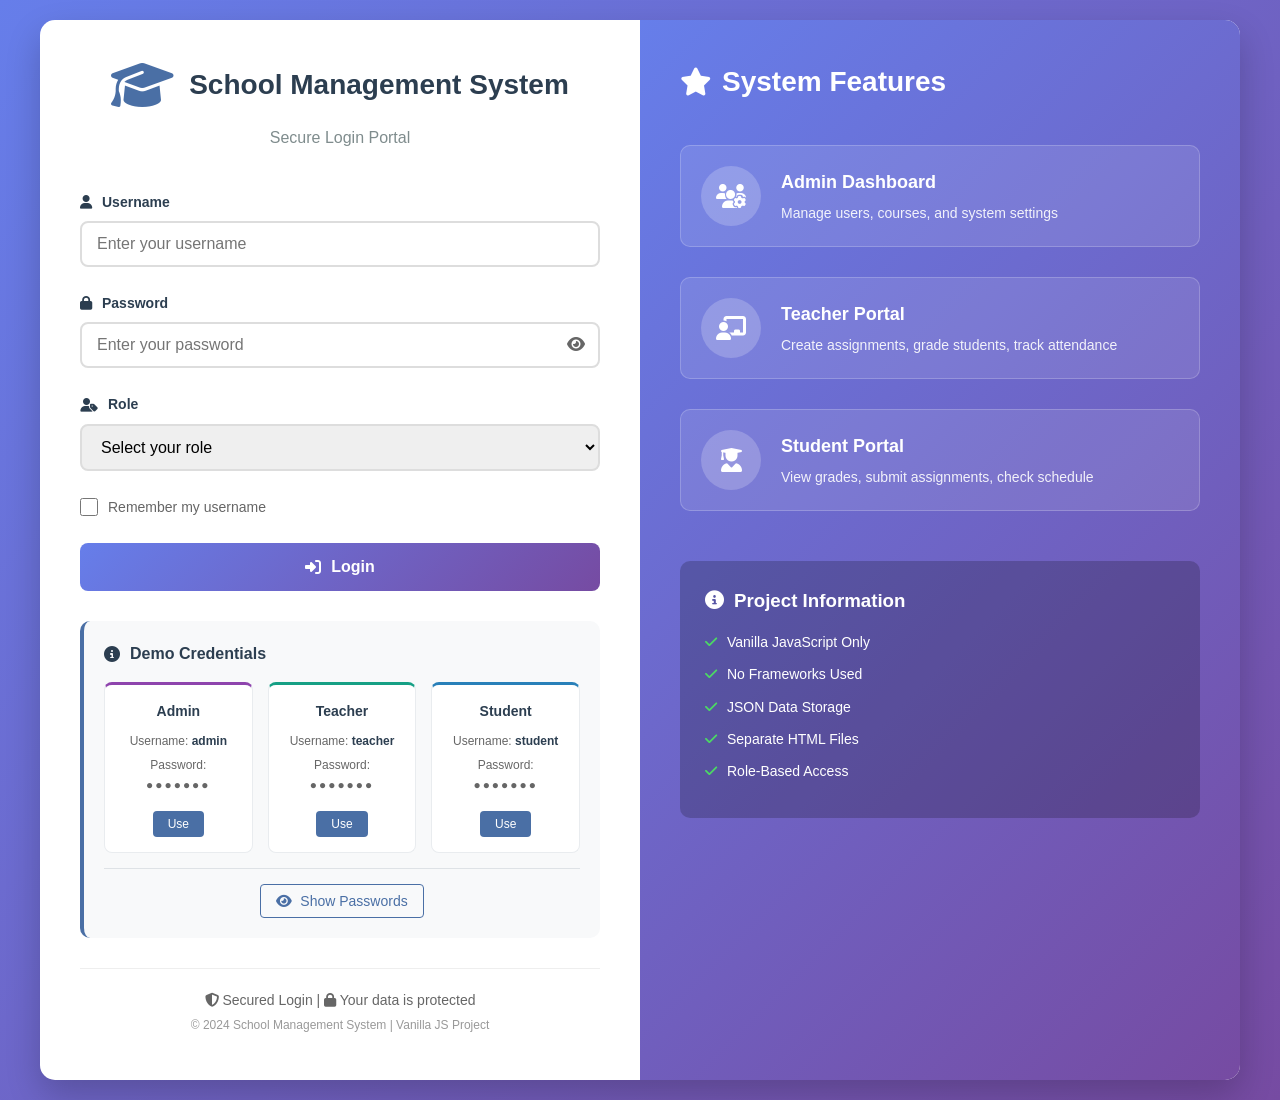
<file: index.html>
<!DOCTYPE html>
<html lang="en">
<head>
    <meta charset="UTF-8">
    <meta name="viewport" content="width=device-width, initial-scale=1.0">
    <title>School Management System - Login</title>
    <link rel="stylesheet" href="assets/css/styles.css">
    <link rel="stylesheet" href="https://cdnjs.cloudflare.com/ajax/libs/font-awesome/6.4.0/css/all.min.css">
    <style>
        /* Additional login-specific styles */
        .password-wrapper {
            position: relative;
        }
        .password-toggle {
            position: absolute;
            right: 10px;
            top: 50%;
            transform: translateY(-50%);
            background: none;
            border: none;
            color: #666;
            cursor: pointer;
        }
    </style>
</head>
<body>
    <div class="login-container">
        <div class="login-box">
            <!-- Header Section -->
            <div class="login-header">
                <div class="logo">
                    <i class="fas fa-graduation-cap"></i>
                    <h1>School Management System</h1>
                </div>
                <p class="subtitle">Secure Login Portal</p>
            </div>

            <!-- Login Form -->
            <form id="loginForm" class="login-form">
                <div class="form-group">
                    <label for="username">
                        <i class="fas fa-user"></i> Username
                    </label>
                    <input type="text" 
                           id="username" 
                           name="username" 
                           required 
                           placeholder="Enter your username"
                           autocomplete="username">
                    <div class="error-message" id="usernameError"></div>
                </div>

                <div class="form-group">
                    <label for="password">
                        <i class="fas fa-lock"></i> Password
                    </label>
                    <div class="password-wrapper">
                        <input type="password" 
                               id="password" 
                               name="password" 
                               required 
                               placeholder="Enter your password"
                               autocomplete="current-password">
                        <button type="button" 
                                class="password-toggle" 
                                id="togglePassword">
                            <i class="fas fa-eye"></i>
                        </button>
                    </div>
                    <div class="error-message" id="passwordError"></div>
                </div>

                <div class="form-group">
                    <label for="role">
                        <i class="fas fa-user-tag"></i> Role
                    </label>
                    <select id="role" name="role" required>
                        <option value="">Select your role</option>
                        <option value="admin">Administrator</option>
                        <option value="teacher">Teacher</option>
                        <option value="student">Student</option>
                    </select>
                    <div class="error-message" id="roleError"></div>
                </div>

                <!-- Remember Me Checkbox -->
                <div class="remember-me">
                    <input type="checkbox" id="rememberMe">
                    <label for="rememberMe">Remember my username</label>
                </div>

                <!-- Login Button -->
                <button type="submit" class="login-btn" id="loginBtn">
                    <i class="fas fa-sign-in-alt"></i> Login
                </button>

                <!-- Demo Credentials -->
                <div class="demo-credentials">
                    <h3><i class="fas fa-info-circle"></i> Demo Credentials</h3>
                    <div class="credential-grid">
                        <div class="credential-card" data-role="admin">
                            <h4>Admin</h4>
                            <p>Username: <span class="demo-username">admin</span></p>
                            <p>Password: <span class="demo-password">●●●●●●●</span></p>
                            <button type="button" class="use-credential" data-username="admin">Use</button>
                        </div>
                        <div class="credential-card" data-role="teacher">
                            <h4>Teacher</h4>
                            <p>Username: <span class="demo-username">teacher</span></p>
                            <p>Password: <span class="demo-password">●●●●●●●</span></p>
                            <button type="button" class="use-credential" data-username="teacher">Use</button>
                        </div>
                        <div class="credential-card" data-role="student">
                            <h4>Student</h4>
                            <p>Username: <span class="demo-username">student</span></p>
                            <p>Password: <span class="demo-password">●●●●●●●</span></p>
                            <button type="button" class="use-credential" data-username="student">Use</button>
                        </div>
                    </div>
                    <div class="password-reveal">
                        <button type="button" id="revealPasswords" class="reveal-btn">
                            <i class="fas fa-eye"></i> Show Passwords
                        </button>
                        <div id="actualPasswords" style="display: none; margin-top: 10px;">
                            <p><strong>Actual Passwords:</strong></p>
                            <p>Admin: admin123</p>
                            <p>Teacher: teacher123</p>
                            <p>Student: student123</p>
                        </div>
                    </div>
                </div>
            </form>

            <!-- Status Message -->
            <div id="loginMessage" class="message"></div>

            <!-- Footer -->
            <div class="login-footer">
                <p><i class="fas fa-shield-alt"></i> Secured Login | <i class="fas fa-lock"></i> Your data is protected</p>
                <p class="copyright">© 2024 School Management System | Vanilla JS Project</p>
            </div>
        </div>

        <!-- Features Panel -->
        <div class="features-panel">
            <h2><i class="fas fa-star"></i> System Features</h2>
            
            <div class="feature" data-role="admin">
                <div class="feature-icon">
                    <i class="fas fa-users-cog"></i>
                </div>
                <div class="feature-content">
                    <h3>Admin Dashboard</h3>
                    <p>Manage users, courses, and system settings</p>
                </div>
            </div>

            <div class="feature" data-role="teacher">
                <div class="feature-icon">
                    <i class="fas fa-chalkboard-teacher"></i>
                </div>
                <div class="feature-content">
                    <h3>Teacher Portal</h3>
                    <p>Create assignments, grade students, track attendance</p>
                </div>
            </div>

            <div class="feature" data-role="student">
                <div class="feature-icon">
                    <i class="fas fa-user-graduate"></i>
                </div>
                <div class="feature-content">
                    <h3>Student Portal</h3>
                    <p>View grades, submit assignments, check schedule</p>
                </div>
            </div>

            <div class="system-info">
                <h3><i class="fas fa-info-circle"></i> Project Information</h3>
                <ul>
                    <li><i class="fas fa-check"></i> Vanilla JavaScript Only</li>
                    <li><i class="fas fa-check"></i> No Frameworks Used</li>
                    <li><i class="fas fa-check"></i> JSON Data Storage</li>
                    <li><i class="fas fa-check"></i> Separate HTML Files</li>
                    <li><i class="fas fa-check"></i> Role-Based Access</li>
                </ul>
            </div>
        </div>
    </div>

    <script src="js/data-manager.js"></script>
    <script src="js/auth.js"></script>
    <script>
        // Initialize password visibility toggle
        document.addEventListener('DOMContentLoaded', function() {
            const togglePassword = document.getElementById('togglePassword');
            const passwordInput = document.getElementById('password');
            const revealPasswordsBtn = document.getElementById('revealPasswords');
            const actualPasswordsDiv = document.getElementById('actualPasswords');
            
            // Toggle password visibility
            togglePassword.addEventListener('click', function() {
                const type = passwordInput.type === 'password' ? 'text' : 'password';
                passwordInput.type = type;
                this.innerHTML = type === 'password' ? 
                    '<i class="fas fa-eye"></i>' : 
                    '<i class="fas fa-eye-slash"></i>';
            });
            
            // Reveal demo passwords
            revealPasswordsBtn.addEventListener('click', function() {
                const isHidden = actualPasswordsDiv.style.display === 'none';
                actualPasswordsDiv.style.display = isHidden ? 'block' : 'none';
                this.innerHTML = isHidden ? 
                    '<i class="fas fa-eye-slash"></i> Hide Passwords' : 
                    '<i class="fas fa-eye"></i> Show Passwords';
            });
            
            // Use credential buttons
            document.querySelectorAll('.use-credential').forEach(button => {
                button.addEventListener('click', function() {
                    const username = this.getAttribute('data-username');
                    const role = this.closest('.credential-card').getAttribute('data-role');
                    
                    document.getElementById('username').value = username;
                    document.getElementById('role').value = role;
                    
                    // Show password input with placeholder
                    passwordInput.value = '';
                    passwordInput.placeholder = 'Enter password (see demo passwords)';
                    passwordInput.focus();
                });
            });
            
            // Feature panel click to auto-fill
            document.querySelectorAll('.feature').forEach(feature => {
                feature.addEventListener('click', function() {
                    const role = this.getAttribute('data-role');
                    document.getElementById('role').value = role;
                });
            });
        });
    </script>
</body>
</html>
</file>
<file: assets/css/styles.css>
/* ================ */
/* RESET & BASE STYLES */
/* ================ */

* {
    margin: 0;
    padding: 0;
    box-sizing: border-box;
}

body {
    font-family: 'Segoe UI', Tahoma, Geneva, Verdana, sans-serif;
    background: linear-gradient(135deg, #667eea 0%, #764ba2 100%);
    min-height: 100vh;
    display: flex;
    justify-content: center;
    align-items: center;
    padding: 20px;
    line-height: 1.6;
}

/* ================ */
/* LOGIN CONTAINER */
/* ================ */

.login-container {
    display: flex;
    max-width: 1200px;
    width: 100%;
    background: white;
    border-radius: 15px;
    overflow: hidden;
    box-shadow: 0 15px 35px rgba(0, 0, 0, 0.2);
    min-height: 700px;
}

/* ================ */
/* LOGIN BOX */
/* ================ */

.login-box {
    flex: 1;
    padding: 40px;
    display: flex;
    flex-direction: column;
}

.login-header {
    text-align: center;
    margin-bottom: 40px;
}

.logo {
    display: flex;
    align-items: center;
    justify-content: center;
    gap: 15px;
    margin-bottom: 15px;
}

.logo i {
    font-size: 50px;
    color: #4a6fa5;
}

.logo h1 {
    color: #2c3e50;
    font-size: 28px;
    font-weight: 600;
}

.subtitle {
    color: #7f8c8d;
    font-size: 16px;
}

/* ================ */
/* LOGIN FORM */
/* ================ */

.login-form {
    flex: 1;
}

.form-group {
    margin-bottom: 25px;
}

.form-group label {
    display: flex;
    align-items: center;
    gap: 10px;
    margin-bottom: 8px;
    color: #2c3e50;
    font-weight: 600;
    font-size: 14px;
}

.form-group input,
.form-group select {
    width: 100%;
    padding: 12px 15px;
    border: 2px solid #ddd;
    border-radius: 8px;
    font-size: 16px;
    transition: all 0.3s ease;
}

.form-group input:focus,
.form-group select:focus {
    outline: none;
    border-color: #4a6fa5;
    box-shadow: 0 0 0 3px rgba(74, 111, 165, 0.2);
}

.error-message {
    color: #e74c3c;
    font-size: 14px;
    margin-top: 5px;
    min-height: 20px;
    display: none;
}

/* ================ */
/* PASSWORD FIELD */
/* ================ */

.password-wrapper {
    position: relative;
}

.password-toggle {
    position: absolute;
    right: 10px;
    top: 50%;
    transform: translateY(-50%);
    background: none;
    border: none;
    color: #666;
    cursor: pointer;
    font-size: 16px;
    padding: 5px;
}

.password-toggle:hover {
    color: #4a6fa5;
}

/* ================ */
/* REMEMBER ME */
/* ================ */

.remember-me {
    display: flex;
    align-items: center;
    gap: 10px;
    margin-bottom: 25px;
}

.remember-me input[type="checkbox"] {
    width: 18px;
    height: 18px;
    cursor: pointer;
}

.remember-me label {
    color: #666;
    cursor: pointer;
    font-size: 14px;
}

/* ================ */
/* LOGIN BUTTON */
/* ================ */

.login-btn {
    width: 100%;
    padding: 15px;
    background: linear-gradient(135deg, #667eea 0%, #764ba2 100%);
    color: white;
    border: none;
    border-radius: 8px;
    font-size: 16px;
    font-weight: 600;
    cursor: pointer;
    transition: all 0.3s ease;
    display: flex;
    align-items: center;
    justify-content: center;
    gap: 10px;
}

.login-btn:hover {
    transform: translateY(-2px);
    box-shadow: 0 5px 15px rgba(102, 126, 234, 0.4);
}

.login-btn:active {
    transform: translateY(0);
}

/* ================ */
/* DEMO CREDENTIALS */
/* ================ */

.demo-credentials {
    margin-top: 30px;
    padding: 20px;
    background: #f8f9fa;
    border-radius: 10px;
    border-left: 4px solid #4a6fa5;
}

.demo-credentials h3 {
    color: #2c3e50;
    margin-bottom: 15px;
    font-size: 16px;
    display: flex;
    align-items: center;
    gap: 10px;
}

.credential-grid {
    display: grid;
    grid-template-columns: repeat(3, 1fr);
    gap: 15px;
    margin-bottom: 15px;
}

.credential-card {
    background: white;
    padding: 15px;
    border-radius: 8px;
    text-align: center;
    border: 1px solid #e9ecef;
    transition: transform 0.3s ease;
}

.credential-card:hover {
    transform: translateY(-5px);
    box-shadow: 0 5px 15px rgba(0, 0, 0, 0.1);
}

.credential-card[data-role="admin"] {
    border-top: 3px solid #8e44ad;
}

.credential-card[data-role="teacher"] {
    border-top: 3px solid #16a085;
}

.credential-card[data-role="student"] {
    border-top: 3px solid #2980b9;
}

.credential-card h4 {
    color: #2c3e50;
    margin-bottom: 10px;
    font-size: 14px;
}

.credential-card p {
    color: #666;
    font-size: 12px;
    margin-bottom: 5px;
}

.demo-username {
    font-weight: 600;
    color: #2c3e50;
}

.demo-password {
    font-family: 'Courier New', monospace;
    letter-spacing: 2px;
}

.use-credential {
    margin-top: 10px;
    padding: 6px 15px;
    background: #4a6fa5;
    color: white;
    border: none;
    border-radius: 4px;
    cursor: pointer;
    font-size: 12px;
    transition: background 0.3s ease;
}

.use-credential:hover {
    background: #3a5a85;
}

.password-reveal {
    text-align: center;
    padding-top: 15px;
    border-top: 1px solid #dee2e6;
}

.reveal-btn {
    padding: 8px 15px;
    background: transparent;
    color: #4a6fa5;
    border: 1px solid #4a6fa5;
    border-radius: 4px;
    cursor: pointer;
    font-size: 14px;
    display: flex;
    align-items: center;
    gap: 8px;
    margin: 0 auto;
}

.reveal-btn:hover {
    background: #4a6fa5;
    color: white;
}

/* ================ */
/* MESSAGES */
/* ================ */

.message {
    padding: 15px;
    border-radius: 8px;
    margin-top: 20px;
    text-align: center;
    font-weight: 500;
    display: none;
}

.message.success {
    background: #d4edda;
    color: #155724;
    border: 1px solid #c3e6cb;
    display: block;
}

.message.error {
    background: #f8d7da;
    color: #721c24;
    border: 1px solid #f5c6cb;
    display: block;
}

.message.info {
    background: #d1ecf1;
    color: #0c5460;
    border: 1px solid #bee5eb;
    display: block;
}

/* ================ */
/* LOGIN FOOTER */
/* ================ */

.login-footer {
    margin-top: 30px;
    text-align: center;
    color: #666;
    font-size: 14px;
    padding-top: 20px;
    border-top: 1px solid #eee;
}

.login-footer p {
    margin-bottom: 5px;
}

.copyright {
    font-size: 12px;
    color: #999;
}

/* ================ */
/* FEATURES PANEL */
/* ================ */

.features-panel {
    flex: 1;
    padding: 40px;
    background: linear-gradient(135deg, #667eea 0%, #764ba2 100%);
    color: white;
}

.features-panel h2 {
    font-size: 28px;
    margin-bottom: 40px;
    display: flex;
    align-items: center;
    gap: 10px;
}

.feature {
    display: flex;
    align-items: center;
    gap: 20px;
    margin-bottom: 30px;
    padding: 20px;
    background: rgba(255, 255, 255, 0.1);
    border-radius: 10px;
    cursor: pointer;
    transition: all 0.3s ease;
    border: 1px solid rgba(255, 255, 255, 0.2);
}

.feature:hover {
    background: rgba(255, 255, 255, 0.15);
    transform: translateX(10px);
}

.feature-icon {
    width: 60px;
    height: 60px;
    background: rgba(255, 255, 255, 0.2);
    border-radius: 50%;
    display: flex;
    align-items: center;
    justify-content: center;
    font-size: 24px;
}

.feature-content h3 {
    font-size: 18px;
    margin-bottom: 5px;
}

.feature-content p {
    font-size: 14px;
    opacity: 0.9;
}

.system-info {
    margin-top: 50px;
    padding: 25px;
    background: rgba(0, 0, 0, 0.2);
    border-radius: 10px;
}

.system-info h3 {
    margin-bottom: 15px;
    display: flex;
    align-items: center;
    gap: 10px;
}

.system-info ul {
    list-style: none;
}

.system-info li {
    margin-bottom: 10px;
    display: flex;
    align-items: center;
    gap: 10px;
    font-size: 14px;
}

.system-info li i {
    color: #4cd964;
}

/* ================ */
/* DASHBOARD COMMON STYLES */
/* ================ */

.dashboard-container {
    width: 100%;
    max-width: 1400px;
    margin: 0 auto;
    background: white;
    border-radius: 15px;
    box-shadow: 0 10px 30px rgba(0, 0, 0, 0.1);
    overflow: hidden;
}

.dashboard-header {
    background: #2c3e50;
    color: white;
    padding: 20px 30px;
    display: flex;
    justify-content: space-between;
    align-items: center;
}

.dashboard-header h1 {
    font-size: 24px;
    display: flex;
    align-items: center;
    gap: 10px;
}

.user-info {
    display: flex;
    align-items: center;
    gap: 15px;
}

.logout-btn {
    background: #e74c3c;
    color: white;
    border: none;
    padding: 8px 20px;
    border-radius: 5px;
    cursor: pointer;
    display: flex;
    align-items: center;
    gap: 8px;
    transition: background 0.3s;
}

.logout-btn:hover {
    background: #c0392b;
}

.dashboard-nav {
    background: #f8f9fa;
    padding: 15px 30px;
    border-bottom: 1px solid #dee2e6;
}

.nav-tabs {
    display: flex;
    gap: 10px;
    flex-wrap: wrap;
}

.tab-btn {
    padding: 10px 20px;
    background: white;
    border: 1px solid #dee2e6;
    border-radius: 5px;
    cursor: pointer;
    transition: all 0.3s;
    font-size: 14px;
    display: flex;
    align-items: center;
    gap: 8px;
}

.tab-btn.active {
    background: #4a6fa5;
    color: white;
    border-color: #4a6fa5;
}

.tab-btn:hover:not(.active) {
    background: #e9ecef;
}

.dashboard-content {
    padding: 30px;
    min-height: 500px;
}

.tab-content {
    display: none;
    animation: fadeIn 0.3s ease;
}

.tab-content.active {
    display: block;
}

@keyframes fadeIn {
    from { opacity: 0; transform: translateY(10px); }
    to { opacity: 1; transform: translateY(0); }
}

/* ================ */
/* CARDS & TABLES */
/* ================ */

.cards-grid {
    display: grid;
    grid-template-columns: repeat(auto-fit, minmax(250px, 1fr));
    gap: 20px;
    margin-bottom: 30px;
}

.card {
    background: white;
    border-radius: 10px;
    padding: 25px;
    box-shadow: 0 5px 15px rgba(0, 0, 0, 0.05);
    border: 1px solid #e9ecef;
    transition: transform 0.3s ease;
}

.card:hover {
    transform: translateY(-5px);
    box-shadow: 0 8px 25px rgba(0, 0, 0, 0.1);
}

.card-icon {
    font-size: 32px;
    color: #4a6fa5;
    margin-bottom: 15px;
}

.card h3 {
    color: #2c3e50;
    margin-bottom: 10px;
    font-size: 18px;
}

.card-value {
    font-size: 32px;
    font-weight: bold;
    color: #2c3e50;
    margin: 15px 0;
}

.data-table {
    width: 100%;
    border-collapse: collapse;
    margin-top: 20px;
    background: white;
    border-radius: 8px;
    overflow: hidden;
    box-shadow: 0 5px 15px rgba(0, 0, 0, 0.05);
}

.data-table th {
    background: #2c3e50;
    color: white;
    padding: 15px;
    text-align: left;
    font-weight: 600;
}

.data-table td {
    padding: 15px;
    border-bottom: 1px solid #e9ecef;
}

.data-table tr:hover {
    background: #f8f9fa;
}

/* ================ */
/* FORM CONTROLS */
/* ================ */

.form-row {
    display: grid;
    grid-template-columns: repeat(auto-fit, minmax(200px, 1fr));
    gap: 20px;
    margin-bottom: 20px;
}

.form-control {
    display: flex;
    flex-direction: column;
}

.form-control label {
    margin-bottom: 8px;
    color: #2c3e50;
    font-weight: 600;
    font-size: 14px;
}

.form-control input,
.form-control select,
.form-control textarea {
    padding: 10px;
    border: 2px solid #dee2e6;
    border-radius: 5px;
    font-size: 16px;
    transition: border-color 0.3s;
}

.form-control input:focus,
.form-control select:focus,
.form-control textarea:focus {
    outline: none;
    border-color: #4a6fa5;
}

/* ================ */
/* ROLE BADGES */
/* ================ */

.role-badge {
    padding: 4px 12px;
    border-radius: 20px;
    font-size: 12px;
    font-weight: 600;
    text-transform: uppercase;
    display: inline-block;
}

.role-badge.admin {
    background: #8e44ad;
    color: white;
}

.role-badge.teacher {
    background: #16a085;
    color: white;
}

.role-badge.student {
    background: #2980b9;
    color: white;
}

/* ================ */
/* RESPONSIVE DESIGN */
/* ================ */

@media (max-width: 992px) {
    .login-container {
        flex-direction: column;
        margin: 10px;
    }
    
    .credential-grid {
        grid-template-columns: 1fr;
    }
    
    .features-panel {
        order: -1;
    }
    
    .dashboard-container {
        margin: 10px;
    }
    
    .nav-tabs {
        overflow-x: auto;
        padding-bottom: 10px;
    }
    
    .cards-grid {
        grid-template-columns: 1fr;
    }
    
    .form-row {
        grid-template-columns: 1fr;
    }
    
    .data-table {
        display: block;
        overflow-x: auto;
    }
}

@media (max-width: 768px) {
    .dashboard-header {
        flex-direction: column;
        gap: 15px;
        text-align: center;
    }
    
    .user-info {
        flex-direction: column;
        gap: 10px;
    }
    
    .login-box,
    .features-panel {
        padding: 20px;
    }
    
    .logo {
        flex-direction: column;
        text-align: center;
    }
    
    .logo h1 {
        font-size: 24px;
    }
}

/* ================ */
/* UTILITIES */
/* ================ */

.hidden {
    display: none !important;
}

.visible {
    display: block !important;
}

.text-center {
    text-align: center;
}

.text-success {
    color: #27ae60;
}

.text-danger {
    color: #e74c3c;
}

.text-warning {
    color: #f39c12;
}

.mt-20 {
    margin-top: 20px;
}

.mb-20 {
    margin-bottom: 20px;
}

.p-20 {
    padding: 20px;
}

/* ================ */
/* MODALS           */
/* ================ */

.modal {
    position: fixed;
    inset: 0;
    z-index: 1000;
    display: flex;
    align-items: center;
    justify-content: center;
    padding: 16px;
    background: rgba(15, 23, 42, 0.55);
    animation: modalFade 0.2s ease;
}

.modal-content {
    width: min(520px, 100%);
    max-height: 90vh;
    overflow-y: auto;
    background: #fff;
    border-radius: 14px;
    box-shadow: 0 24px 60px rgba(0, 0, 0, 0.3);
}

.modal-header {
    display: flex;
    align-items: center;
    justify-content: space-between;
    padding: 16px 20px;
    border-bottom: 1px solid #e5e7eb;
}

.modal-header h3 {
    margin: 0;
    color: #2c3e50;
}

.modal-body {
    padding: 20px;
}

.modal-close {
    border: 0;
    background: none;
    font-size: 1.6rem;
    line-height: 1;
    color: #6b7280;
    cursor: pointer;
}

.modal-actions {
    display: flex;
    justify-content: flex-end;
    gap: 10px;
    margin-top: 16px;
}

@keyframes modalFade {
    from { opacity: 0; }
    to { opacity: 1; }
}

/* ================ */
/* ATTENDANCE       */
/* ================ */

.attendance-toolbar {
    display: flex;
    flex-wrap: wrap;
    align-items: flex-end;
    justify-content: space-between;
    gap: 10px;
    margin-bottom: 12px;
}

.attendance-list {
    list-style: none;
    border: 1px solid #e5e7eb;
    border-radius: 10px;
}

.attendance-list li {
    display: flex;
    align-items: center;
    justify-content: space-between;
    gap: 12px;
    padding: 10px 14px;
    border-bottom: 1px solid #f1f5f9;
}

.attendance-list li:last-child {
    border-bottom: 0;
}

.attendance-list label {
    display: flex;
    align-items: center;
    gap: 8px;
    cursor: pointer;
    font-weight: 500;
}

.attendance-list input[type="checkbox"] {
    width: 18px;
    height: 18px;
    accent-color: #27ae60;
}

.attendance-list small {
    color: #6b7280;
}

.attendance-summary {
    margin-top: 12px;
    font-weight: 600;
    color: #2c3e50;
}

/* ================ */
/* BUTTONS          */
/* ================ */

.btn {
    display: inline-flex;
    align-items: center;
    justify-content: center;
    gap: 8px;
    padding: 10px 16px;
    border: 1px solid #d1d5db;
    border-radius: 8px;
    background: #fff;
    color: #2c3e50;
    font: inherit;
    font-size: 0.95rem;
    font-weight: 600;
    cursor: pointer;
    transition: transform 0.15s ease, box-shadow 0.15s ease, background 0.15s ease;
}

.btn:hover {
    transform: translateY(-1px);
    box-shadow: 0 4px 12px rgba(0, 0, 0, 0.08);
}

.btn:active {
    transform: translateY(0);
}

.btn:focus-visible {
    outline: 3px solid rgba(102, 126, 234, 0.45);
    outline-offset: 2px;
}

.btn-primary {
    border-color: transparent;
    background: linear-gradient(135deg, #667eea 0%, #764ba2 100%);
    color: #fff;
}

.btn-secondary {
    background: #f3f4f6;
}

.btn-sm {
    padding: 6px 10px;
    font-size: 0.85rem;
}

/* ================ */
/* LAYOUT HELPERS   */
/* ================ */

.header-left {
    display: flex;
    align-items: center;
    gap: 12px;
}

.tab-header {
    display: flex;
    flex-wrap: wrap;
    align-items: center;
    justify-content: space-between;
    gap: 12px;
    margin-bottom: 16px;
}

.form-actions {
    display: flex;
    justify-content: flex-end;
    gap: 10px;
    margin-top: 16px;
}

.dashboard-footer {
    padding: 16px 20px;
    text-align: center;
    color: #6b7280;
    font-size: 0.9rem;
}

/* Login error feedback */
.shake {
    animation: shake 0.45s ease;
}

@keyframes shake {
    0%, 100% { transform: translateX(0); }
    20%, 60% { transform: translateX(-8px); }
    40%, 80% { transform: translateX(8px); }
}
</file>
